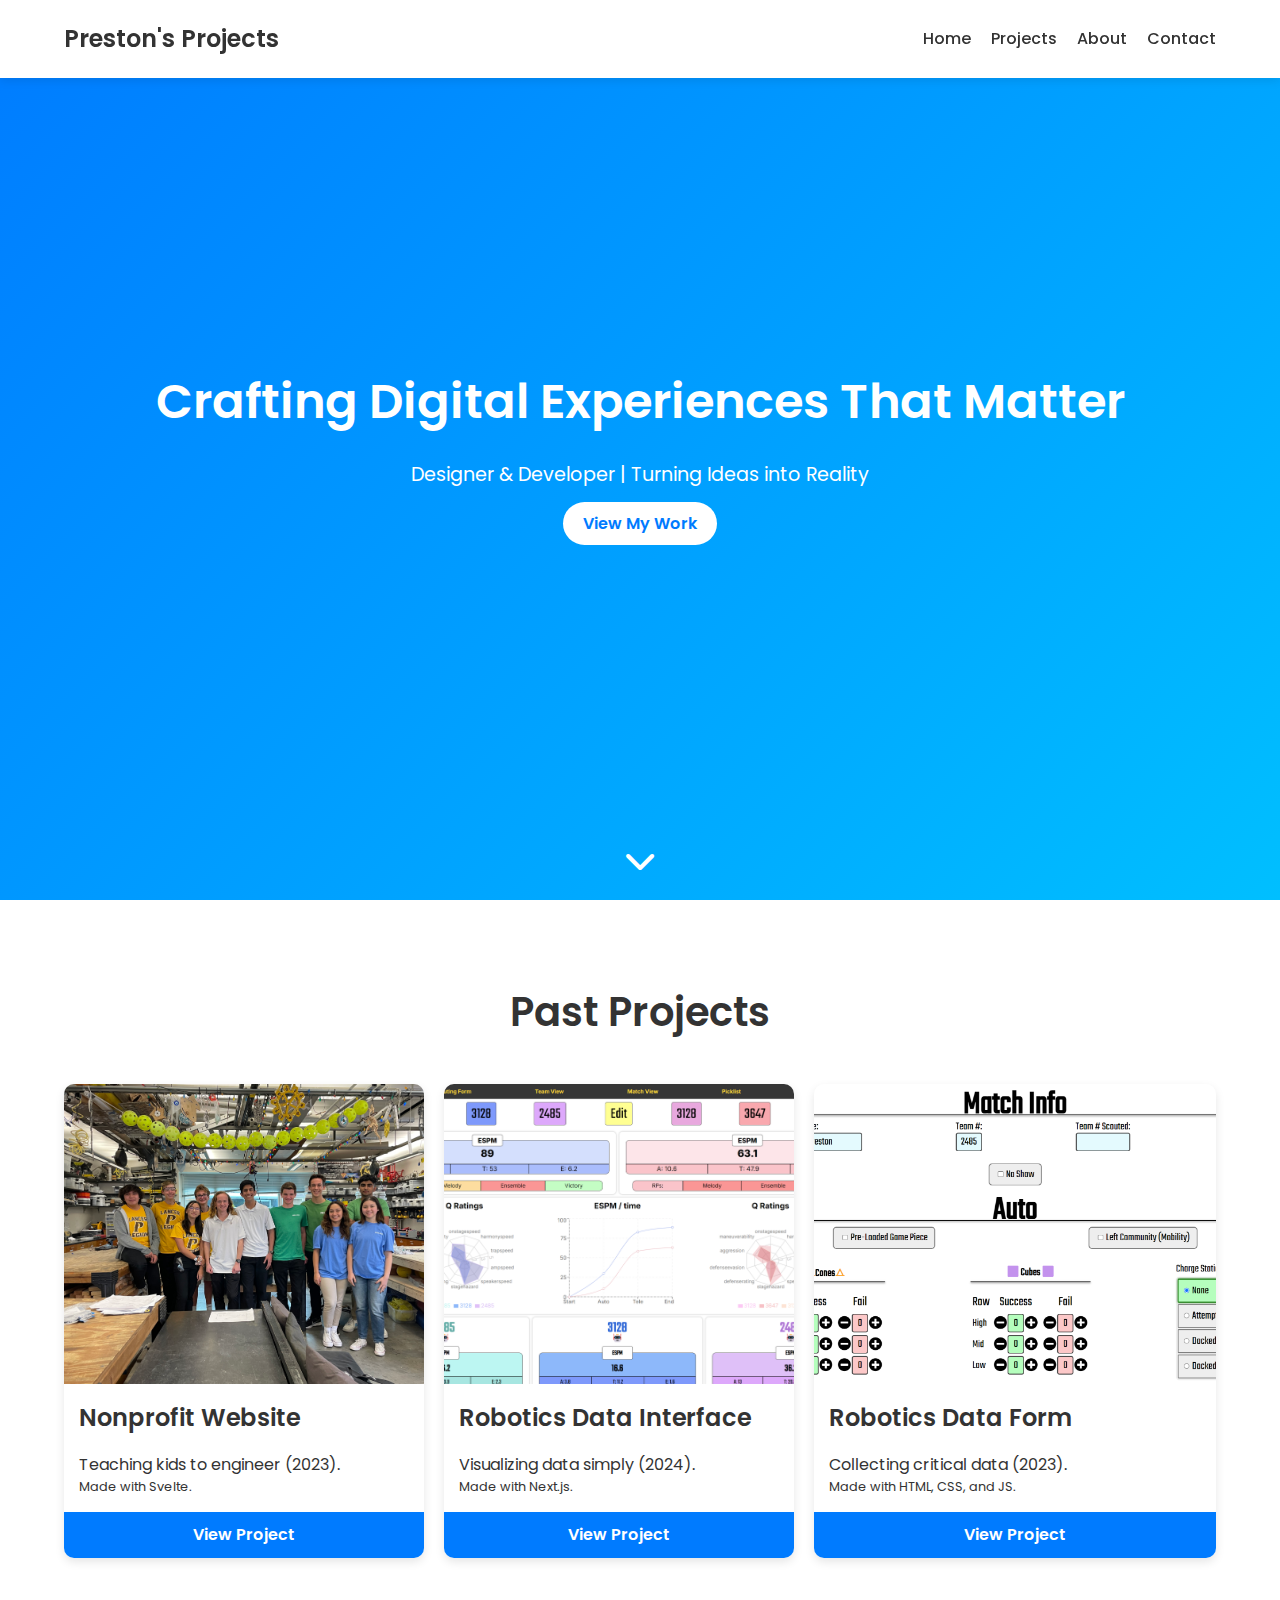
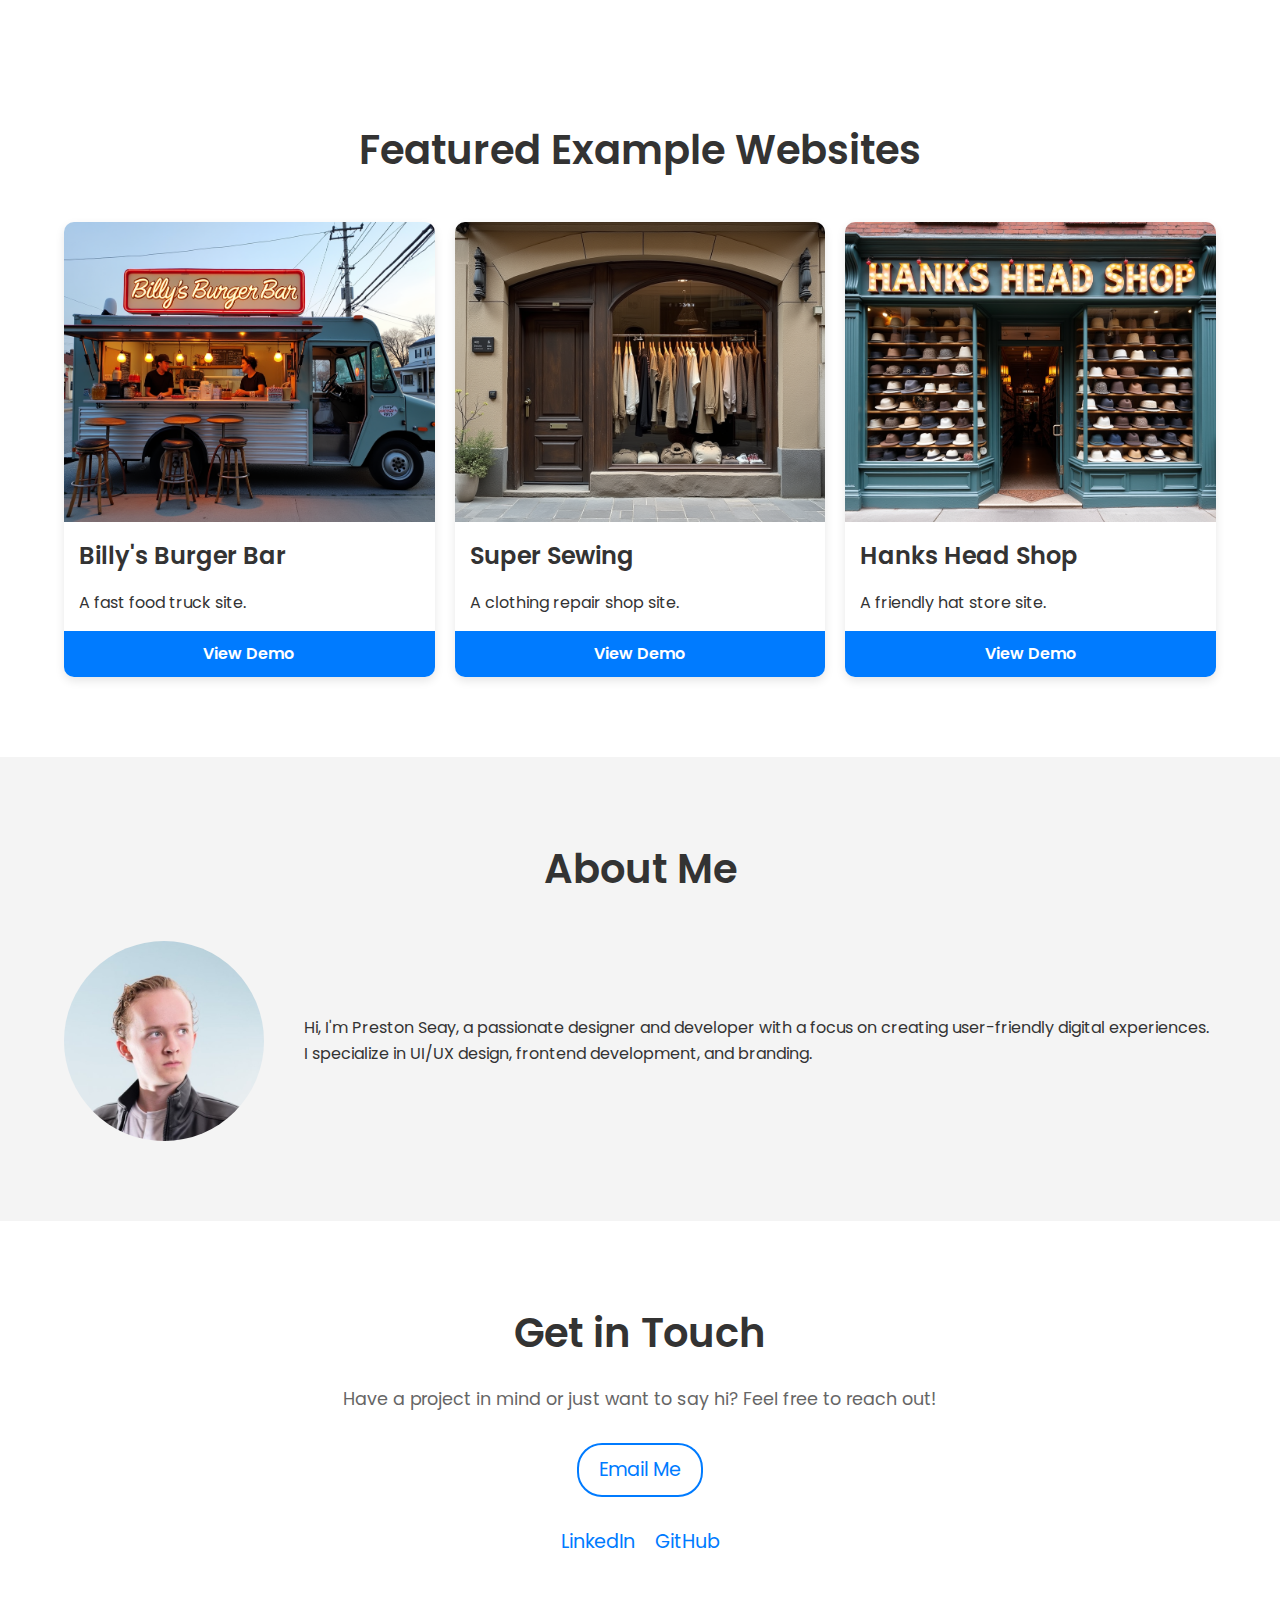
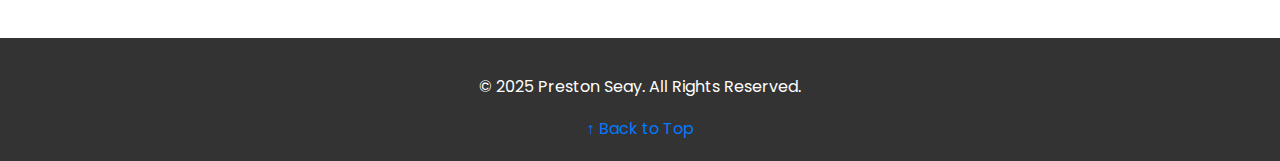
<file: index.html>
<!DOCTYPE html>
<html lang="en">
<head>
  <meta charset="UTF-8">
  <meta name="viewport" content="width=device-width, initial-scale=1.0">
  <title>My Projects</title>
  <link rel="stylesheet" href="portfolio.css">
  <link href="https://fonts.googleapis.com/css2?family=Poppins:wght@400;600&display=swap" rel="stylesheet">
  <link rel="stylesheet" href="https://cdnjs.cloudflare.com/ajax/libs/font-awesome/6.0.0-beta3/css/all.min.css">
</head>
<body>
  <!-- Header -->
  <header>
    <div class="container">
      <h1 class="logo">Preston's Projects</h1>
      <button class="nav-toggle" aria-label="Toggle navigation">
        <i class="fas fa-bars"></i>
      </button>
      <nav class="nav-menu">
        <ul>
          <li><a href="#home">Home</a></li>
          <li><a href="#projects">Projects</a></li>
          <li><a href="#about">About</a></li>
          <li><a href="#contact">Contact</a></li>
        </ul>
      </nav>
    </div>
  </header>

  <!-- Hero Section -->
  <section id="home" class="hero">
    <div class="container">
      <h2>Crafting Digital Experiences That Matter</h2>
      <p>Designer & Developer | Turning Ideas into Reality</p>
      <a href="#projects" class="cta-button">View My Work</a>
      <a href="#projects" class="chevron-container">
        <i class="fas fa-chevron-down"></i>
      </a>
    </div>
  </section>

  <!-- Projects Section -->
  <section id="projects" class="projects">
    <div class="container">
      <h2>Past Projects</h2>
      <div class="project-grid">
        <div class="project-card">
          <img src="esee-team.jpg" alt="Project 1">
          <h3>Nonprofit Website</h3>
          <p>Teaching kids to engineer (2023).</p>
          <p class="small">Made with Svelte.</p>
          <a href="https://www.esee-programs.org" target="_blank" class="view-details">View Project</a>
        </div>
        <div class="project-card">
          <img src="robotics-website.png" alt="Project 2">
          <h3>Robotics Data Interface</h3>
          <p>Visualizing data simply (2024).</p>
          <p class="small">Made with Next.js.</p>
          <a href="https://team2485.vercel.app/match-view?team1=2485&team2=3128&team3=2485&team4=3128&team5=3647&team6=3128&go=go&match=" target="_blank" class="view-details">View Project</a>
        </div>
        <div class="project-card">
          <img src="robotics-form.png" alt="Project 3">
          <h3>Robotics Data Form</h3>
          <p>Collecting critical data (2023).</p>
          <p class="small">Made with HTML, CSS, and JS.</p>
          <a href="https://team2485.github.io" target="_blank" class="view-details">View Project</a>
        </div>
      </div>
    </div>
  </section>

  <!-- Examples Section -->
  <section id="projects" class="projects">
    <div class="container">
      <h2>Featured Example Websites</h2>
      <div class="project-grid">
        <div class="project-card">
          <img src="project1.png" alt="Demo 1">
          <h3>Billy's Burger Bar</h3>
          <p>A fast food truck site.</p>
          <a href="burger-bar.html" class="view-details">View Demo</a>
        </div>
        <div class="project-card">
          <img src="project2.png" alt="Demo 2">
          <h3>Super Sewing</h3>
          <p>A clothing repair shop site.</p>
          <a href="super-sewing.html" class="view-details">View Demo</a>
        </div>
        <div class="project-card">
          <img src="project3.png" alt="Demo 3">
          <h3>Hanks Head Shop</h3>
          <p>A friendly hat store site.</p>
          <a href="head-shop.html" class="view-details">View Demo</a>
        </div>
      </div>
    </div>
  </section>

  <!-- About Section -->
  <section id="about" class="about">
    <div class="container">
      <h2>About Me</h2>
      <div class="about-content">
        <img src="profile.jpg" alt="Your Name">
        <div class="bio">
          <p>Hi, I'm Preston Seay, a passionate designer and developer with a focus on creating user-friendly digital experiences. I specialize in UI/UX design, frontend development, and branding.</p>
        </div>
      </div>
    </div>
  </section>

  <!-- Contact Section -->
  <section id="contact" class="contact">
    <div class="container">
      <h2>Get in Touch</h2>
      <p>Have a project in mind or just want to say hi? Feel free to reach out!</p>
      <a href="mailto:lilac-blazer-bleep@duck.com" class="email-link">Email Me</a>
      <div class="social-links">
        <a href="https://www.linkedin.com/in/preston-seay/" target="_blank">LinkedIn</a>
        <a href="https://github.com/pseay" target="_blank">GitHub</a>
      </div>
    </div>
  </section>

  <!-- Footer -->
  <footer>
    <div class="container">
      <p>&copy; 2025 Preston Seay. All Rights Reserved.</p>
      <a href="#home" class="back-to-top">↑ Back to Top</a>
    </div>
  </footer>

  <!-- Smooth Scrolling Script -->
  <script>
    document.querySelectorAll('a[href^="#"]').forEach(anchor => {
      anchor.addEventListener('click', function (e) {
        e.preventDefault();
        const targetId = this.getAttribute('href');
        const targetElement = document.querySelector(targetId);

        if (targetElement) {
          targetElement.scrollIntoView({
            behavior: 'smooth',
            block: 'start'
          });
        }
      });
    });
  </script>
  <!-- Nav Toggle Script -->
  <script>
    const navToggle = document.querySelector('.nav-toggle');
    const navMenu = document.querySelector('.nav-menu');
    const navLinks = document.querySelectorAll('.nav-menu a');

    navToggle.addEventListener('click', () => {
      navMenu.classList.toggle('active');
    });

    navLinks.forEach(link => {
      link.addEventListener('click', () => {
        navMenu.classList.remove('active');
      });
    });
  </script>
</body>
</html>
</file>
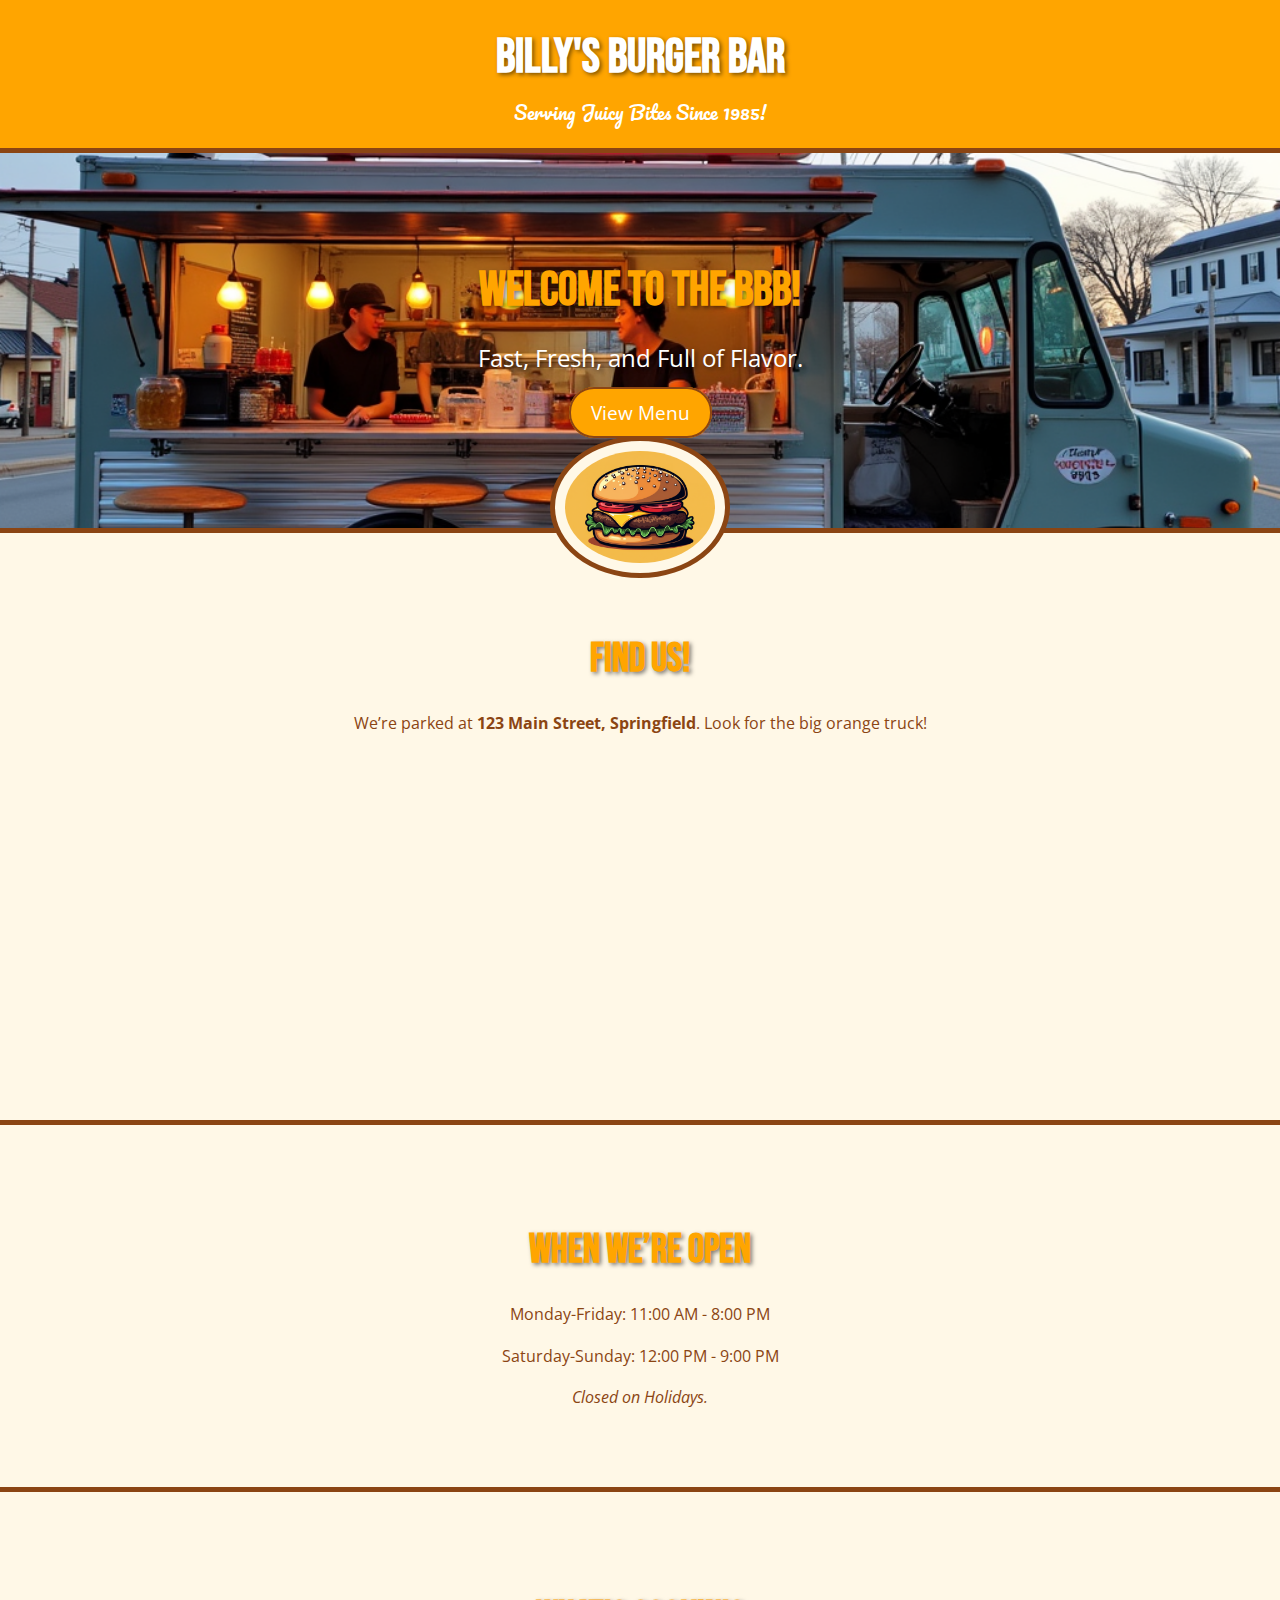
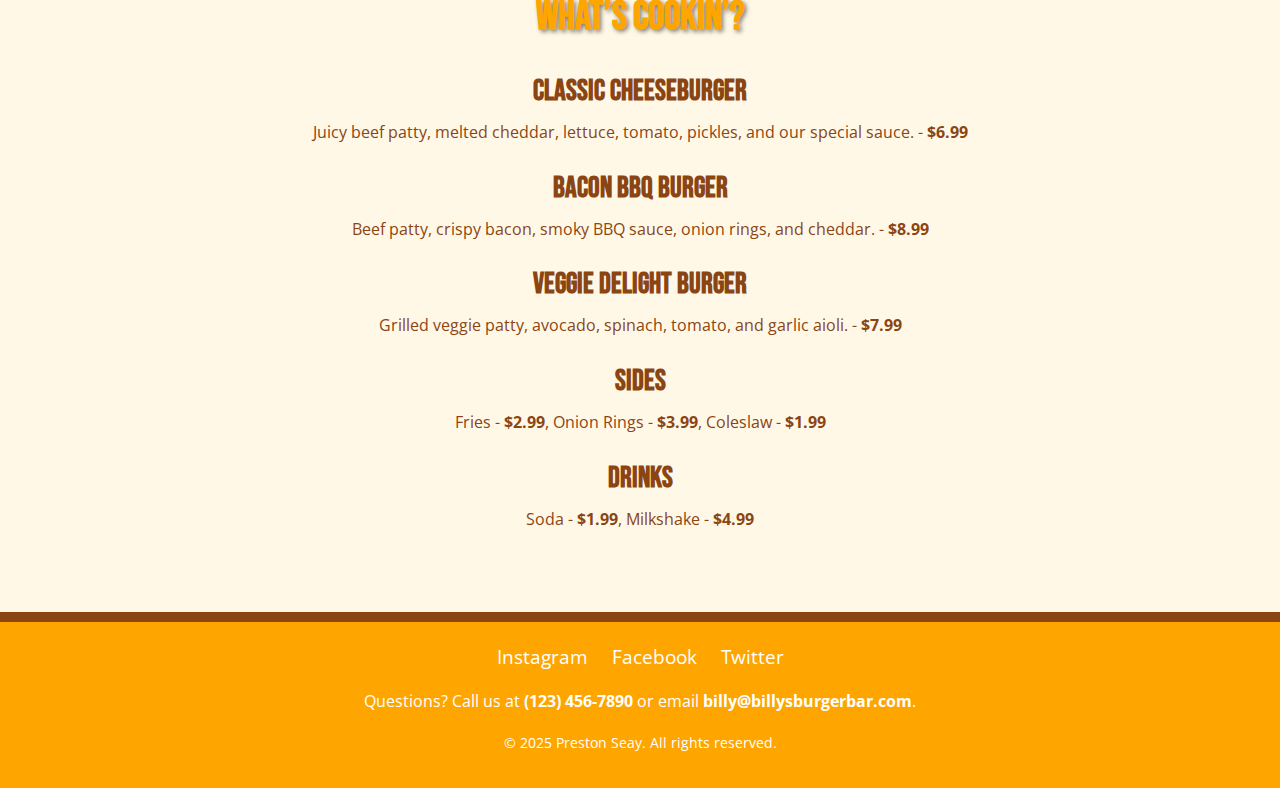
<file: burger-bar.html>
<!DOCTYPE html>
<html lang="en">
<head>
  <meta charset="UTF-8">
  <meta name="viewport" content="width=device-width, initial-scale=1.0">
  <title>Billy's Burger Bar</title>
  <link rel="stylesheet" href="burger-bar.css">
  <link href="https://fonts.googleapis.com/css2?family=Bebas+Neue&family=Open+Sans:wght@400;700&family=Pacifico&display=swap" rel="stylesheet">
</head>
<body>
  <header>
    <div class="logo">
      <h1>Billy's Burger Bar</h1>
      <p>Serving Juicy Bites Since 1985!</p>
    </div>
  </header>

  <section class="hero">
    <div class="hero-content">
      <h2>Welcome to the BBB!</h2>
      <p>Fast, Fresh, and Full of Flavor.</p>
      <a href="#menu" class="btn">View Menu</a>
    </div>
    <img src="burger-logo.png" alt="Retro Burger" class="burger-graphic">
  </section>

  <section class="location">
    <h2>Find Us!</h2>
    <p>We’re parked at <strong>123 Main Street, Springfield</strong>. Look for the big orange truck!</p>
    <iframe src="https://www.google.com/maps/embed?pb=!1m18!1m12!1m3!1d3153.8354345093747!2d144.9537353153166!3d-37.816279742021665!2m3!1f0!2f0!3f0!3m2!1i1024!2i768!4f13.1!3m3!1m2!1s0x6ad642af0f11fd81%3A0xf577d5a5c3f4c43!2s123%20Main%20St%2C%20Springfield%20VIC%203001%2C%20Australia!5e0!3m2!1sen!2sus!4v1622549400000!5m2!1sen!2sus" width="100%" height="300" style="border:0;" allowfullscreen="" loading="lazy"></iframe>
  </section>

  <section class="hours">
    <h2>When We’re Open</h2>
    <p>Monday-Friday: 11:00 AM - 8:00 PM</p>
    <p>Saturday-Sunday: 12:00 PM - 9:00 PM</p>
    <p><em>Closed on Holidays.</em></p>
  </section>

  <section id="menu" class="menu">
    <h2>What’s Cookin’?</h2>
    <div class="menu-item">
      <h3>Classic Cheeseburger</h3>
      <p>Juicy beef patty, melted cheddar, lettuce, tomato, pickles, and our special sauce. - <strong>$6.99</strong></p>
    </div>
    <div class="menu-item">
      <h3>Bacon BBQ Burger</h3>
      <p>Beef patty, crispy bacon, smoky BBQ sauce, onion rings, and cheddar. - <strong>$8.99</strong></p>
    </div>
    <div class="menu-item">
      <h3>Veggie Delight Burger</h3>
      <p>Grilled veggie patty, avocado, spinach, tomato, and garlic aioli. - <strong>$7.99</strong></p>
    </div>
    <div class="menu-item">
      <h3>Sides</h3>
      <p>Fries - <strong>$2.99</strong>, Onion Rings - <strong>$3.99</strong>, Coleslaw - <strong>$1.99</strong></p>
    </div>
    <div class="menu-item">
      <h3>Drinks</h3>
      <p>Soda - <strong>$1.99</strong>, Milkshake - <strong>$4.99</strong></p>
    </div>
  </section>

  <footer>
    <div class="social-media">
      <a href="#">Instagram</a>
      <a href="#">Facebook</a>
      <a href="#">Twitter</a>
    </div>
    <p>Questions? Call us at <strong>(123) 456-7890</strong> or email <strong>billy@billysburgerbar.com</strong>.</p>
    <p class="copyright">© 2025 Preston Seay. All rights reserved.</p>
  </footer>
</body>
</html>
</file>
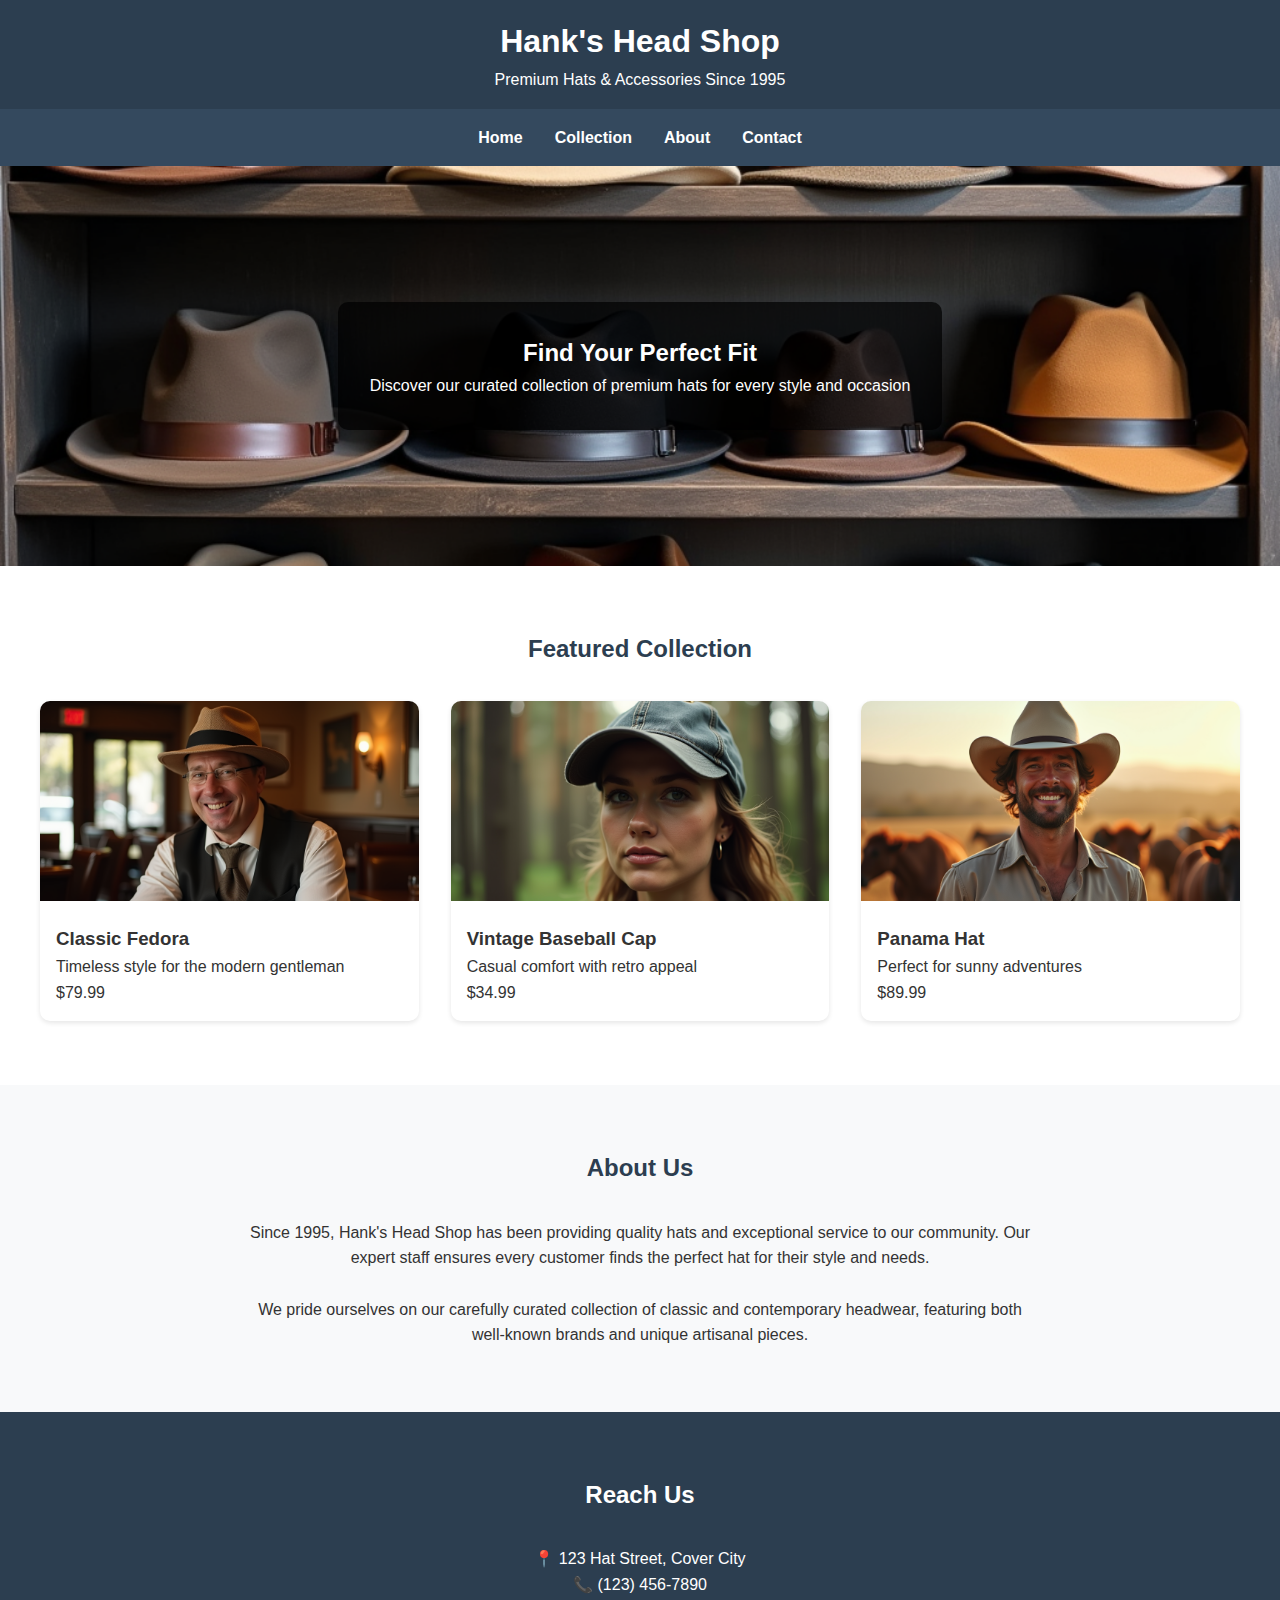
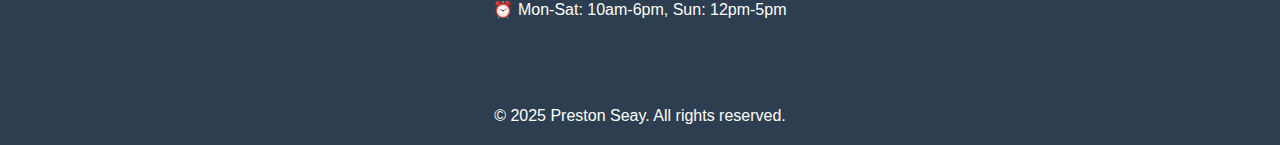
<file: head-shop.html>
<!DOCTYPE html>
<html lang="en">
<head>
    <meta charset="UTF-8">
    <meta name="viewport" content="width=device-width, initial-scale=1.0">
    <title>Hank's Head Shop - Premium Hats & Accessories</title>
    <link rel="stylesheet" href="head-shop.css">
</head>
<body>
    <header>
        <h1>Hank's Head Shop</h1>
        <p>Premium Hats & Accessories Since 1995</p>
    </header>

    <nav>
        <ul>
            <li><a href="#home">Home</a></li>
            <li><a href="#collection">Collection</a></li>
            <li><a href="#about">About</a></li>
            <li><a href="#contact">Contact</a></li>
        </ul>
    </nav>

    <section class="hero">
        <div class="hero-content">
            <h2>Find Your Perfect Fit</h2>
            <p>Discover our curated collection of premium hats for every style and occasion</p>
        </div>
    </section>

    <section class="section" id="collection">
        <h2>Featured Collection</h2>
        <div class="featured-hats">
            <div class="hat-card">
                <img src="head-shop-fedora.png" alt="Classic Fedora">
                <div class="hat-card-content">
                    <h3>Classic Fedora</h3>
                    <p>Timeless style for the modern gentleman</p>
                    <p>$79.99</p>
                </div>
            </div>
            <div class="hat-card">
                <img src="head-shop-baseball-cap.png" alt="Vintage Baseball Cap">
                <div class="hat-card-content">
                    <h3>Vintage Baseball Cap</h3>
                    <p>Casual comfort with retro appeal</p>
                    <p>$34.99</p>
                </div>
            </div>
            <div class="hat-card">
                <img src="head-shop-panama.png" alt="Panama Hat">
                <div class="hat-card-content">
                    <h3>Panama Hat</h3>
                    <p>Perfect for sunny adventures</p>
                    <p>$89.99</p>
                </div>
            </div>
        </div>
    </section>

    <section class="section about" id="about">
        <div class="about-content">
            <h2>About Us</h2>
            <p>Since 1995, Hank's Head Shop has been providing quality hats and exceptional service to our community. Our expert staff ensures every customer finds the perfect hat for their style and needs.</p>
            <br>
            <p>We pride ourselves on our carefully curated collection of classic and contemporary headwear, featuring both well-known brands and unique artisanal pieces.</p>
        </div>
    </section>

    <section class="section contact" id="contact">
        <div class="contact-content">
            <h2>Reach Us</h2>
            <div style="margin-top: 2rem; text-align: center;">
                <p>📍 123 Hat Street, Cover City</p>
                <p>📞 (123) 456-7890</p>
                <p>⏰ Mon-Sat: 10am-6pm, Sun: 12pm-5pm</p>
            </div>
        </div>
    </section>

    <footer>
        <p>&copy; 2025 Preston Seay. All rights reserved.</p>
    </footer>
</body>
</html>
</file>
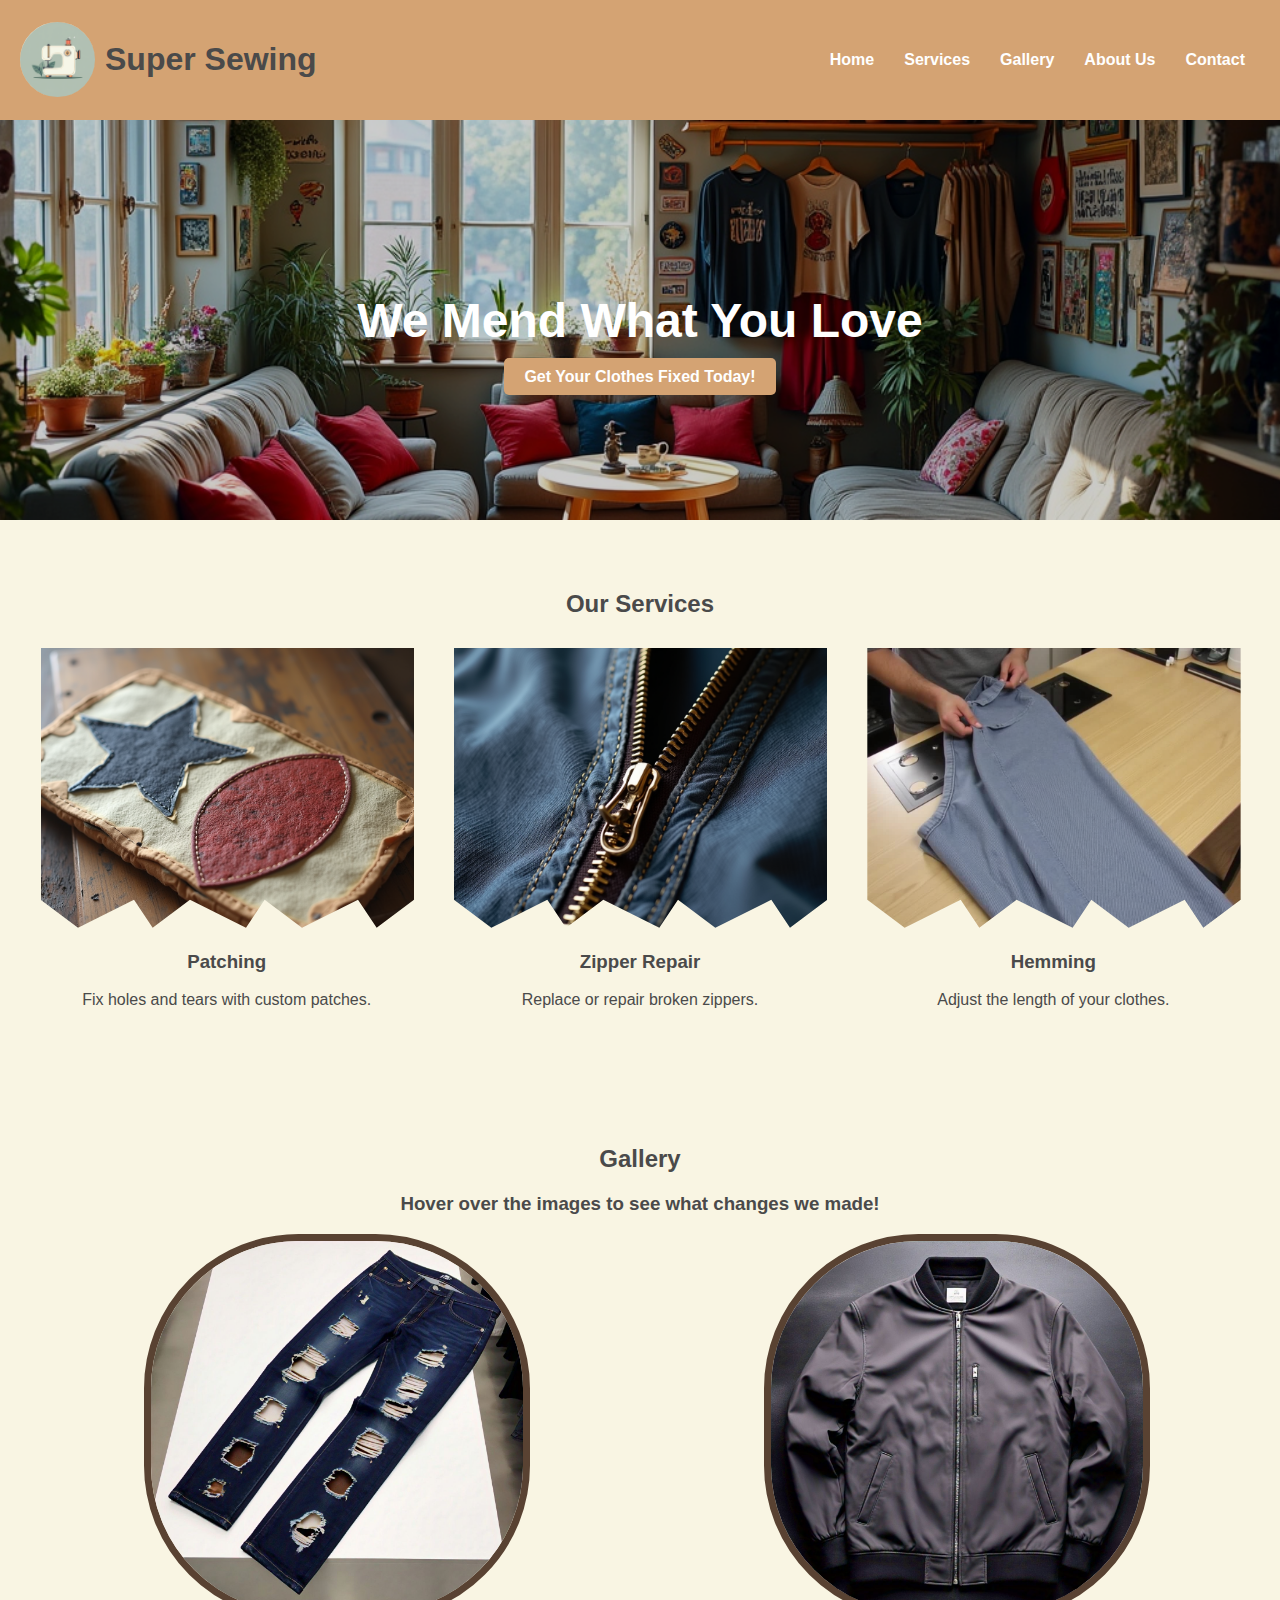
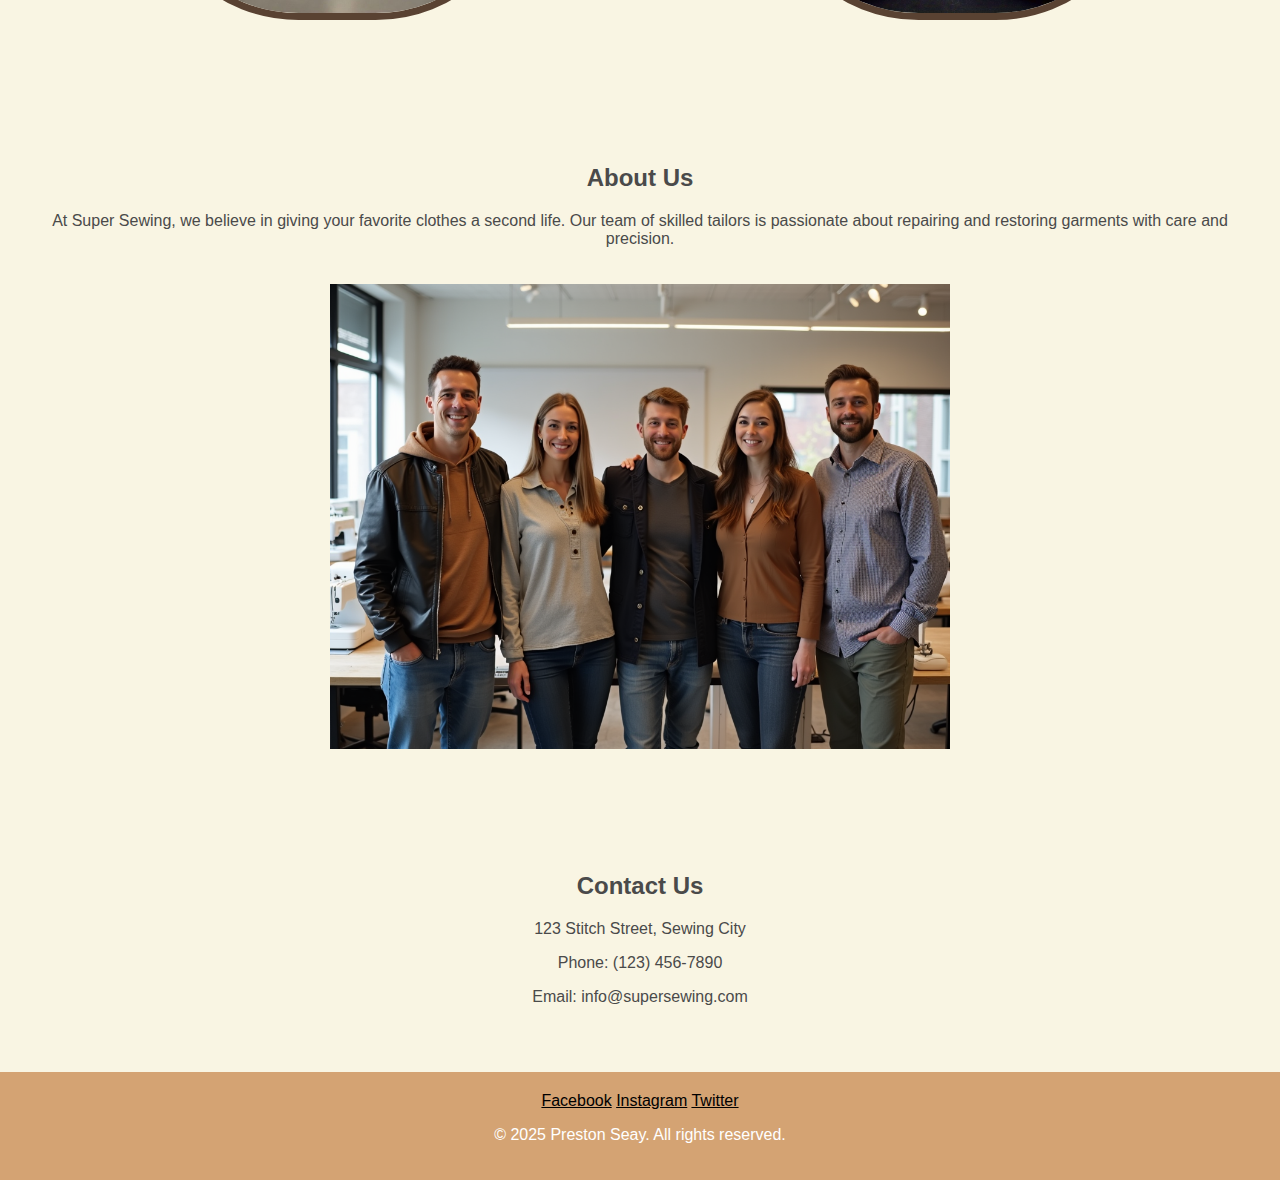
<file: super-sewing.html>
<!DOCTYPE html>
<html lang="en">
<head>
  <meta charset="UTF-8">
  <meta name="viewport" content="width=device-width, initial-scale=1.0">
  <title>Super Sewing - Clothing Repair Shop</title>
  <link rel="stylesheet" href="super-sewing.css">
</head>
<body>
  <!-- Header -->
  <header>
    <div class="logo">
      <img src="sewing-logo.png" alt="Super Sewing Logo">
      <h1>Super Sewing</h1>
    </div>
    <nav>
      <ul>
        <li><a href="#home">Home</a></li>
        <li><a href="#services">Services</a></li>
        <li><a href="#gallery">Gallery</a></li>
        <li><a href="#about">About Us</a></li>
        <li><a href="#contact">Contact</a></li>
      </ul>
    </nav>
  </header>

  <!-- Hero Section -->
  <section id="home" class="hero">
    <div class="hero-content">
      <h2>We Mend What You Love</h2>
      <a href="#contact" class="cta-button">Get Your Clothes Fixed Today!</a>
    </div>
  </section>

  <!-- Services Section -->
  <section id="services" class="services">
    <h2>Our Services</h2>
    <div class="service-grid">
      <div class="service-item">
        <img src="sewing-patch.png" alt="Patching">
        <h3>Patching</h3>
        <p>Fix holes and tears with custom patches.</p>
      </div>
      <div class="service-item">
        <img src="sewing-zipper.png" alt="Zipper Repair">
        <h3>Zipper Repair</h3>
        <p>Replace or repair broken zippers.</p>
      </div>
      <div class="service-item">
        <img src="sewing-hemming.png" alt="Hemming">
        <h3>Hemming</h3>
        <p>Adjust the length of your clothes.</p>
      </div>
    </div>
  </section>

  <!-- Gallery Section -->
  <section id="gallery" class="gallery">
    <h2>Gallery</h2>
    <h3>Hover over the images to see what changes we made!</h3>
    <div class="gallery-grid">
      <div class="gallery-item">
        <img src="sewing-jeans-before.jpg" alt="Before Repair">
        <img src="sewing-jeans-after.jpg" alt="After Repair" class="hover-image">
      </div>
      <div class="gallery-item">
        <img src="sewing-jacket-before.jpg" alt="Before Repair">
        <img src="sewing-jacket-after.jpg" alt="After Repair" class="hover-image">
      </div>
      <!-- Add more images as needed -->
    </div>
  </section>

  <!-- About Us Section -->
  <section id="about" class="about">
    <h2>About Us</h2>
    <p>At Super Sewing, we believe in giving your favorite clothes a second life. Our team of skilled tailors is passionate about repairing and restoring garments with care and precision.</p>
    <img src="sewing-team.png" alt="Our Team">
  </section>

  <!-- Contact Section -->
  <section id="contact" class="contact">
    <h2>Contact Us</h2>
    <div class="contact-info">
      <p>123 Stitch Street, Sewing City</p>
      <p>Phone: (123) 456-7890</p>
      <p>Email: info@supersewing.com</p>
    </div>
  </section>

  <!-- Footer -->
  <footer>
    <div class="social-media">
      <a href="#">Facebook</a>
      <a href="#">Instagram</a>
      <a href="#">Twitter</a>
    </div>
    <p>&copy; 2025 Preston Seay. All rights reserved.</p>
  </footer>
</body>
</html>
</file>
<file: portfolio.css>
/* General Styles */
body {
  font-family: 'Poppins', sans-serif;
  margin: 0;
  padding: 0;
  color: #333;
  background-color: #f4f4f4;
  line-height: 1.6;
}

.container {
  width: 90%;
  max-width: 1200px;
  margin: 0 auto;
}

a {
  text-decoration: none;
  color: inherit;
}

h1, h2, h3 {
  margin: 0;
  font-weight: 600;
}

/* Header */
header {
  background-color: #fff;
  box-shadow: 0 2px 10px rgba(0, 0, 0, 0.1);
  position: fixed;
  width: 100%;
  top: 0;
  z-index: 1000;
}

header .container {
  display: flex;
  justify-content: space-between;
  align-items: center;
  padding: 10px 0;
}

header .logo {
  font-size: 1.5rem;
  font-weight: 600;
}

header nav ul {
  list-style: none;
  display: flex;
  gap: 20px;
}

header nav ul li a {
  font-weight: 500;
  transition: color 0.3s ease;
}

header nav ul li a:hover {
  color: #007bff;
}

/* Navigation Styles */
.nav-toggle {
  display: none; /* Hidden on desktop */
}

@media (max-width: 768px) {
  .nav-toggle {
    display: block; /* Show hamburger on mobile */
  }

  .nav-menu {
    display: none;
    max-height: 0;
    overflow: hidden;
    background-color: #fff;
    position: absolute;
    top: 100%;
    left: 0;
    right: 0;
    z-index: 1000;
    padding: 20px;
  }

  .nav-menu.active {
    display: block;
    max-height: 500px; /* Adjust based on menu height */
  }

  .nav-menu ul {
    display: flex;
    flex-direction: column;
  }

  .nav-menu li {
    margin-bottom: 10px;
  }

  .nav-toggle {
    border: none;
    background: lightgray;
    padding: 5px 10px;
    border-radius: 3px;
  }
}

/* Hero Section */
.hero {
  height: 100vh;
  display: flex;
  justify-content: center;
  align-items: center;
  text-align: center;
  background: linear-gradient(135deg, #007bff, #00bfff);
  color: #fff;
  position: relative;
}

.hero h2 {
  font-size: 3rem;
  margin-bottom: 10px;
  animation: fadeInDown 1s ease;
}

.hero p {
  font-size: 1.2rem;
  margin-bottom: 20px;
  animation: fadeInUp 1s ease;
}

.hero .cta-button {
  padding: 10px 20px;
  background-color: #fff;
  color: #007bff;
  border-radius: 25px;
  font-weight: 600;
  transition: background-color 0.3s ease, color 0.3s ease;
  animation: fadeIn 1.5s ease;
}

.hero .cta-button:hover {
  background-color: #007bff;
  color: #fff;
}

/* Chevron Animation */
.chevron-container {
  position: absolute;
  bottom: 20px;
  left: 50%;
  animation: bounce 2s infinite;
}

.chevron-container i {
  font-size: 2rem;
  transform: translateX(-50%);
  color: #fff;
}

@keyframes bounce {
  0%, 20%, 50%, 80%, 100% {
    transform: translateY(0);
  }
  40% {
    transform: translateY(-20px);
  }
  60% {
    transform: translateY(-10px);
  }
}

/* Projects Section */
.projects {
  padding: 80px 0;
  background-color: #fff;
}

.projects h2 {
  text-align: center;
  font-size: 2.5rem;
  margin-bottom: 40px;
  animation: fadeIn 1s ease;
}

.project-grid {
  display: flex;
  gap: 20px;
}

.project-card {
  display: flex;
  flex-direction: column;
  justify-content: center;
  background-color: #fff;
  border-radius: 10px;
  overflow: hidden;
  box-shadow: 0 4px 10px rgba(0, 0, 0, 0.1);
  transition: 0.3s ease;
}

.project-grid:has(.project-card:hover) .project-card:not(:hover) {
  opacity: 0.5;
}

.project-card:hover {
  box-shadow: 0 8px 20px rgba(0, 0, 0, 0.3);
}

.project-card img {
  width: 100%;
  height: 300px;
  object-fit: cover;
  object-position: bottom;
}

.project-card h3 {
  font-size: 1.5rem;
  padding: 15px;
  margin: 0;
}

.project-card p {
  padding: 0 15px 15px;
  margin: 0;
}

.project-card .view-details {
  display: block;
  padding: 10px;
  text-align: center;
  background-color: #007bff;
  color: #fff;
  font-weight: 600;
  transition: background-color 0.3s ease;
}

.project-card .view-details:hover {
  background-color: #0056b3;
}

.project-card p.small {
  margin-top: -1rem;
  font-size: 0.8rem;
}

/* About Section */
.about {
  padding: 80px 0;
  background-color: #f4f4f4;
}

.about h2 {
  text-align: center;
  font-size: 2.5rem;
  margin-bottom: 40px;
  animation: fadeIn 1s ease;
}

.about-content {
  display: flex;
  align-items: center;
  gap: 40px;
}

.about-content img {
  width: 200px;
  height: 200px;
  border-radius: 50%;
  object-fit: cover;
  animation: fadeInLeft 1s ease;
}

.about-content .bio {
  flex: 1;
  animation: fadeInRight 1s ease;
}

/* Contact Section */
.contact {
  padding: 80px 0;
  background-color: #fff;
  text-align: center;
}

.contact h2 {
  font-size: 2.5rem;
  margin-bottom: 20px;
  animation: fadeIn 1s ease;
}

.contact p {
  font-size: 1.1rem;
  margin-bottom: 30px;
  color: #666;
  animation: fadeInUp 1s ease;
}

.contact .email-link {
  display: inline-block;
  font-size: 1.2rem;
  color: #007bff;
  text-decoration: none;
  padding: 10px 20px;
  border: 2px solid #007bff;
  border-radius: 25px;
  transition: background-color 0.3s ease, color 0.3s ease;
  animation: fadeIn 1.5s ease;
}

.contact .email-link:hover {
  background-color: #007bff;
  color: #fff;
}

.social-links {
  display: flex;
  justify-content: center;
  gap: 20px;
  margin-top: 30px;
}

.social-links a {
  font-size: 1.2rem;
  color: #007bff;
  transition: color 0.3s ease;
}

.social-links a:hover {
  color: #0056b3;
}

/* Footer */
footer {
  padding: 20px 0;
  background-color: #333;
  color: #fff;
  text-align: center;
}

footer .back-to-top {
  color: #007bff;
  transition: color 0.3s ease;
}

footer .back-to-top:hover {
  color: #00bfff;
}

/* Animations */
@keyframes fadeIn {
  from { opacity: 0; }
  to { opacity: 1; }
}

@keyframes fadeInDown {
  from {
    opacity: 0;
    transform: translateY(-20px);
  }
  to {
    opacity: 1;
    transform: translateY(0);
  }
}

@keyframes fadeInUp {
  from {
    opacity: 0;
    transform: translateY(20px);
  }
  to {
    opacity: 1;
    transform: translateY(0);
  }
}

@keyframes fadeInLeft {
  from {
    opacity: 0;
    transform: translateX(-20px);
  }
  to {
    opacity: 1;
    transform: translateX(0);
  }
}

@keyframes fadeInRight {
  from {
    opacity: 0;
    transform: translateX(20px);
  }
  to {
    opacity: 1;
    transform: translateX(0);
  }
}

/* Media Queries for Mobile Devices */
@media (max-width: 768px) {
  header .logo {
    font-size: 1.2rem;
  }

  header nav ul {
    gap: 10px;
  }

  .hero h2 {
    font-size: 2rem;
  }

  .hero p {
    font-size: 1rem;
  }

  .project-grid {
    flex-direction: column;
  }

  .project-card {
    flex: 1 1 100%;
  }

  .project-card img {
    height: 200px;
  }

  .about-content {
    flex-direction: column;
    text-align: center;
    gap: 20px;
  }

  .about-content img {
    width: 150px;
    height: 150px;
  }

  .contact h2 {
    font-size: 2rem;
  }

  .contact p {
    font-size: 1rem;
  }

  .social-links {
    flex-direction: column;
    gap: 10px;
  }
}
</file>
<file: burger-bar.css>
/* General Styles */
body {
  font-family: 'Open Sans', sans-serif;
  margin: 0;
  padding: 0;
  background-color: #fff8e7;
  color: #8B4513;
  line-height: 1.6;
}

h1, h2, h3 {
  font-family: 'Bebas Neue', cursive;
  color: #FFA500;
}

a {
  color: #FFA500;
  text-decoration: none;
}

a:hover {
  color: #8B4513;
}

/* Header */
header {
  background-color: #FFA500;
  padding: 20px;
  text-align: center;
  border-bottom: 5px solid #8B4513;
}

header h1 {
  font-size: 3rem;
  margin: 0;
  color: white;
  text-shadow: 2px 2px 4px rgba(0, 0, 0, 0.5);
}

header p {
  font-size: 1.2rem;
  color: white;
  margin: 0;
  font-family: 'Pacifico', cursive;
}

/* Hero Section */
.hero {
  background-image: url('project1.png');
  background-size: cover;
  background-position: center;
  padding: 100px 20px;
  text-align: center;
  color: white;
  position: relative;
  border-bottom: 5px solid #8B4513;
}

.hero-content {
  position: relative;
  z-index: 1;
}

.hero h2 {
  font-size: 3rem;
  margin: 0;
  text-shadow: 2px 2px 4px rgba(0, 0, 0, 0.5);
}

.hero p {
  font-size: 1.5rem;
  margin: 10px 0 20px;
  text-shadow: 2px 2px 4px rgba(0, 0, 0, 0.5);
}

.btn {
  background-color: #FFA500;
  color: white;
  padding: 10px 20px;
  border-radius: 25px;
  font-size: 1.2rem;
  transition: background-color 0.3s;
  border: 2px solid #8B4513;
}

.btn:hover {
  background-color: #8B4513;
}

.burger-graphic {
  position: absolute;
  bottom: -50px;
  left: 50%;
  transform: translateX(-50%);
  width: 150px;
  height: auto;
  border: 5px solid #8B4513;
  border-radius: 50%;
  background-color: #fff8e7;
  padding: 10px;
}

/* Sections */
section {
  padding: 60px 20px;
  text-align: center;
  border-bottom: 5px solid #8B4513;
}

section h2 {
  font-size: 2.5rem;
  margin-bottom: 20px;
  text-shadow: 2px 2px 4px rgba(0, 0, 0, 0.5);
}

/* Menu */
.menu-item {
  margin-bottom: 20px;
}

.menu-item h3 {
  font-size: 1.8rem;
  margin: 0;
  color: #8B4513;
}

.menu-item p {
  margin: 5px 0;
}

/* Footer */
footer {
  background-color: #FFA500;
  padding: 20px;
  text-align: center;
  color: white;
  border-top: 5px solid #8B4513;
}

footer .social-media a {
  margin: 0 10px;
  color: white;
  font-size: 1.2rem;
}

footer .social-media a:hover {
  color: #8B4513;
}

footer .copyright {
  margin-top: 10px;
  font-size: 0.9rem;
}
</file>
<file: head-shop.css>
* {
  margin: 0;
  padding: 0;
  box-sizing: border-box;
  font-family: "Arial", sans-serif;
}

body {
  line-height: 1.6;
  color: #333;
}

header {
  background-color: #2c3e50;
  color: white;
  padding: 1rem;
  text-align: center;
}

nav {
  background-color: #34495e;
  padding: 1rem;
}

nav ul {
  list-style: none;
  display: flex;
  justify-content: center;
  gap: 2rem;
}

nav a {
  color: white;
  text-decoration: none;
  font-weight: bold;
}

nav a:hover {
  color: #3498db;
}

.hero {
  background-image: url("head-shop-hero.png");
  background-size: cover;
  background-position: center;
  height: 400px;
  display: flex;
  align-items: center;
  justify-content: center;
  text-align: center;
  color: white;
  background-color: rgba(0, 0, 0, 0.5);
}

.hero-content {
  background-color: rgba(0, 0, 0, 0.7);
  padding: 2rem;
  border-radius: 10px;
}

.section {
  padding: 4rem 2rem;
}

.section h2 {
  text-align: center;
  margin-bottom: 2rem;
  color: #2c3e50;
}

.featured-hats {
  display: grid;
  grid-template-columns: repeat(auto-fit, minmax(250px, 1fr));
  gap: 2rem;
  max-width: 1200px;
  margin: 0 auto;
}

.hat-card {
  background-color: white;
  border-radius: 10px;
  box-shadow: 0 2px 5px rgba(0, 0, 0, 0.1);
  overflow: hidden;
  transition: transform 0.3s;
}

.hat-card:hover {
  transform: translateY(-5px);
}

.hat-card img {
  width: 100%;
  height: 200px;
  object-fit: cover;
}

.hat-card-content {
  padding: 1rem;
}

.about {
  background-color: #f8f9fa;
  text-align: center;
}

.about-content {
  max-width: 800px;
  margin: 0 auto;
}

.contact {
  background-color: #2c3e50;
  color: white;
}

.contact h2 {
    color: white;
}

.contact-content {
  max-width: 600px;
  margin: 0 auto;
}

button {
  background-color: #3498db;
  color: white;
  border: none;
  padding: 0.5rem 1rem;
  border-radius: 5px;
  cursor: pointer;
}

button:hover {
  background-color: #2980b9;
}

footer {
  background-color: #2c3e50;
  color: white;
  text-align: center;
  padding: 1rem;
}

@media (max-width: 768px) {
  nav ul {
    flex-direction: column;
    text-align: center;
    gap: 1rem;
  }

  .hero {
    height: 300px;
  }
}
</file>
<file: super-sewing.css>
/* General Styles */
body {
  font-family: 'Arial', sans-serif;
  margin: 0;
  padding: 0;
  background-color: #f9f5e3;
  color: #4a4a4a;
  animation: fadeIn 2s ease-in-out;
}

@keyframes fadeIn {
  from {
    opacity: 0;
  }
  to {
    opacity: 1;
  }
}

header {
  background-color: #d4a373;
  padding: 20px;
  display: flex;
  justify-content: space-between;
  align-items: center;
  animation: slideDown 1s ease-in-out;
}

@keyframes slideDown {
  from {
    transform: translateY(-100%);
  }
  to {
    transform: translateY(0);
  }
}

.logo {
  display: flex;
  align-items: center;
}

.logo img {
  height: 75px;
  margin-right: 10px;
  border-radius: 50%;
  animation: spin 5s linear infinite;
}

@keyframes spin {
  from {
    transform: rotate(0deg);
  }
  to {
    transform: rotate(360deg);
  }
}

nav ul {
  list-style: none;
  display: flex;
}

nav ul li {
  margin: 0 15px;
}

nav ul li a {
  text-decoration: none;
  color: #fff;
  font-weight: bold;
  transition: color 0.3s ease;
}

nav ul li a:hover {
  color: #594232;
}

/* Hero Section */
.hero {
  background-image: url('sewing-hero-bg.png');
  background-size: cover;
  background-position: center;
  height: 400px;
  display: flex;
  justify-content: center;
  align-items: center;
  text-align: center;
  color: #fff;
  position: relative;
  z-index: 0;
  animation: zoomIn 2s ease-in-out;
}

@keyframes zoomIn {
  from {
    transform: scale(0.9);
    opacity: 0;
  }
  to {
    transform: scale(1);
    opacity: 1;
  }
}

.hero::before {
  content: '';
  position: absolute;
  top: 0;
  left: 0;
  right: 0;
  bottom: 0;
  background-color: rgba(0,0,0, 0.2);
  z-index: -5;
}

.hero-content h2 {
  font-size: 3em;
  margin-bottom: 20px;
  animation: slideInLeft 1s ease-in-out;
}

@keyframes slideInLeft {
  from {
    transform: translateX(-100%);
    opacity: 0;
  }
  to {
    transform: translateX(0);
    opacity: 1;
  }
}

.cta-button {
  background-color: #d4a373;
  padding: 10px 20px;
  color: #fff;
  text-decoration: none;
  font-weight: bold;
  border-radius: 5px;
  transition: background-color 0.3s ease;
  animation: slideInRight 1s ease-in-out;
}

@keyframes slideInRight {
  from {
    transform: translateX(100%);
    opacity: 0;
  }
  to {
    transform: translateX(0);
    opacity: 1;
  }
}

.cta-button:hover {
  background-color: #594232;
}

/* Services Section */
.services {
  padding: 50px 20px;
  text-align: center;
  animation: fadeInUp 1s ease-in-out;
}

@keyframes fadeInUp {
  from {
    transform: translateY(20px);
    opacity: 0;
  }
  to {
    transform: translateY(0);
    opacity: 1;
  }
}

.service-grid {
  display: flex;
  justify-content: space-around;
  margin-top: 30px;
}

.service-item {
  width: 30%;
  transition: transform 0.3s ease;
}

.service-item:hover {
  transform: scale(1.1);
}

.service-item img {
  height: 280px;
  clip-path: polygon(
    0 0,
    100% 0,
    100% 90%,
    90% 100%,
    85% 90%,
    70% 100%,
    60% 90%,
    55% 100%,
    40% 90%,
    30% 100%,
    25% 90%,
    10% 100%,
    0%  90%
  );
}

/* Gallery Section */
.gallery {
  padding: 50px 20px;
  text-align: center;
  animation: fadeInUp 1s ease-in-out;
}

.gallery-grid {
  display: flex;
  flex-wrap: wrap;
  justify-content: space-around;
}

.gallery-item {
  position: relative;
  width: 30%;
  margin-bottom: 20px;
  transition: transform 0.3s ease;
}

.gallery-item:hover {
  transform: scale(1.05);
}

.gallery-item img {
  width: 100%;
  border-radius: 40%;
  border: 7px solid #594232;
  transition: opacity 0.3s;
}

.hover-image {
  position: absolute;
  top: 0;
  left: 0;
  opacity: 0;
}

.gallery-item:hover .hover-image {
  opacity: 1;
}

/* About Us Section */
.about {
  padding: 50px 20px;
  text-align: center;
  animation: fadeInUp 1s ease-in-out;
}

.about img {
  width: 50%;
  margin-top: 20px;
  transition: transform 0.3s ease;
}

.about img:hover {
  transform: scale(1.1);
}

/* Contact Section */
.contact {
  padding: 50px 20px;
  text-align: center;
  animation: fadeInUp 1s ease-in-out;
}

.contact-info {
  margin-top: 20px;
}

/* Footer */
footer {
  background-color: #d4a373;
  padding: 20px;
  text-align: center;
  color: #fff;
  animation: fadeInUp 1s ease-in-out;
}

.social-media a {
  color: black;
  transition: color 0.3s ease;
}

.social-media a:hover {
  color: blue;
}

/* Media Queries for Mobile Responsiveness */
@media (max-width: 768px) {
  header {
    flex-direction: column;
    text-align: center;
  }

  .logo {
    margin-bottom: 10px;
  }
  .logo img {
    width: 40px;
    height: 40px;
  }

  nav ul {
    flex-direction: column;
    padding: 0;
  }

  nav ul li {
    margin: 10px 0;
  }

  .hero {
    height: 200px;
  }

  .hero-content h2 {
    font-size: 1.5em;
  }

  .service-grid {
    flex-direction: column;
    align-items: center;
    gap: 10px;
  }

  .service-item {
    width: 80%;
    overflow: hidden;
  }

  .gallery-grid {
    flex-direction: column;
    align-items: center;
  }

  .gallery-item {
    width: 80%;
  }
}
</file>
